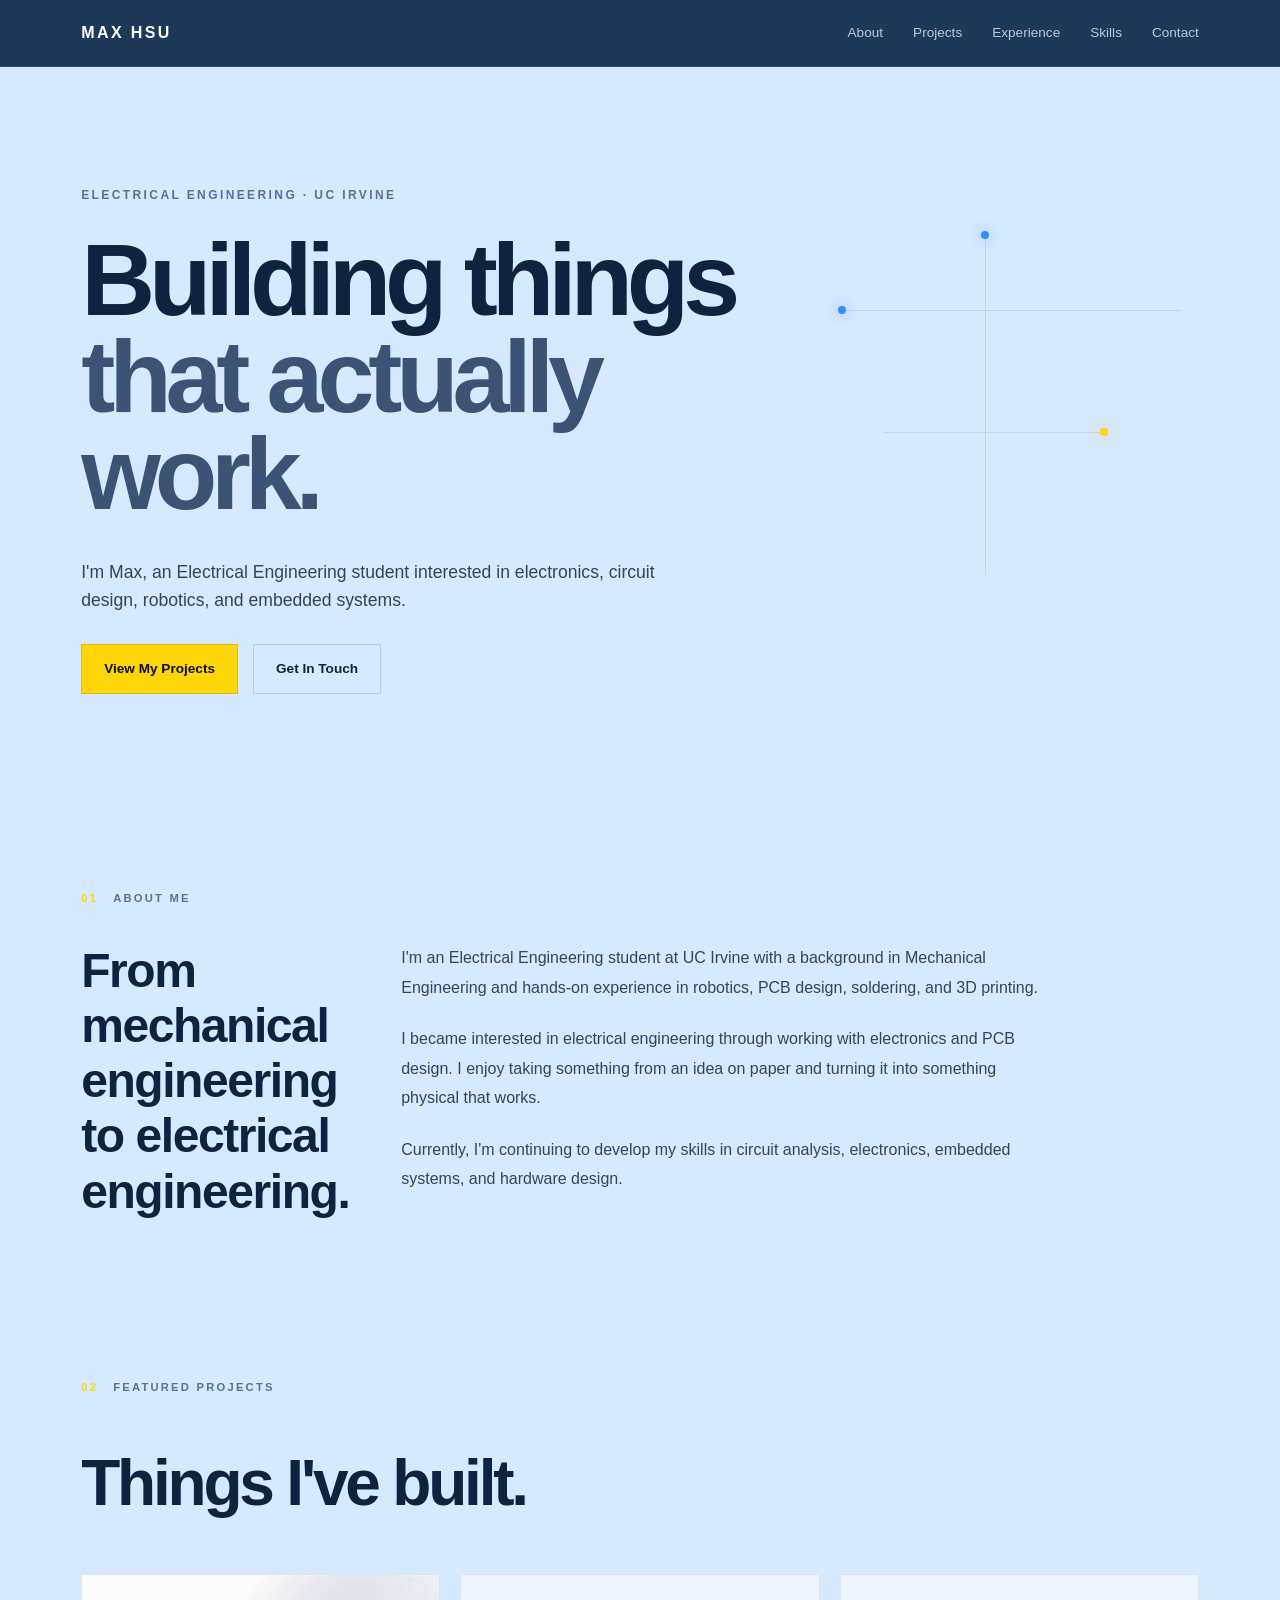
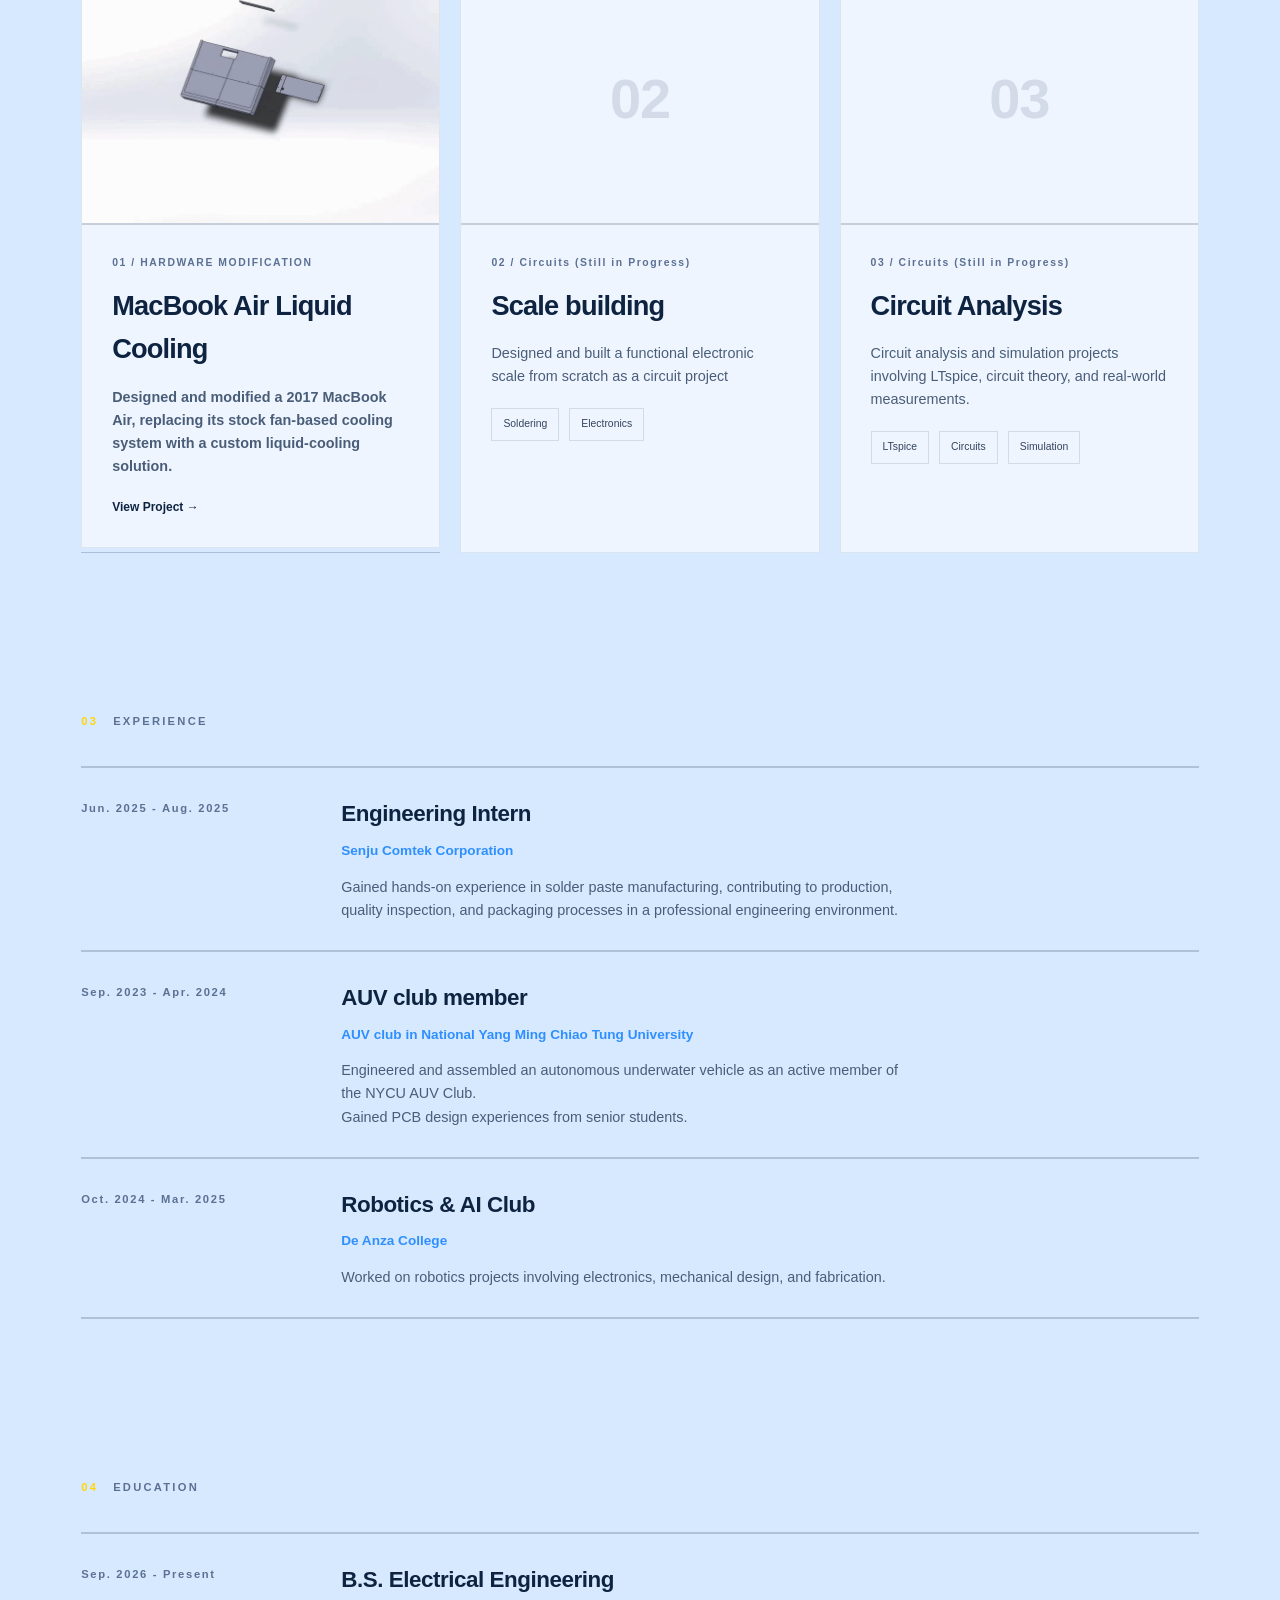
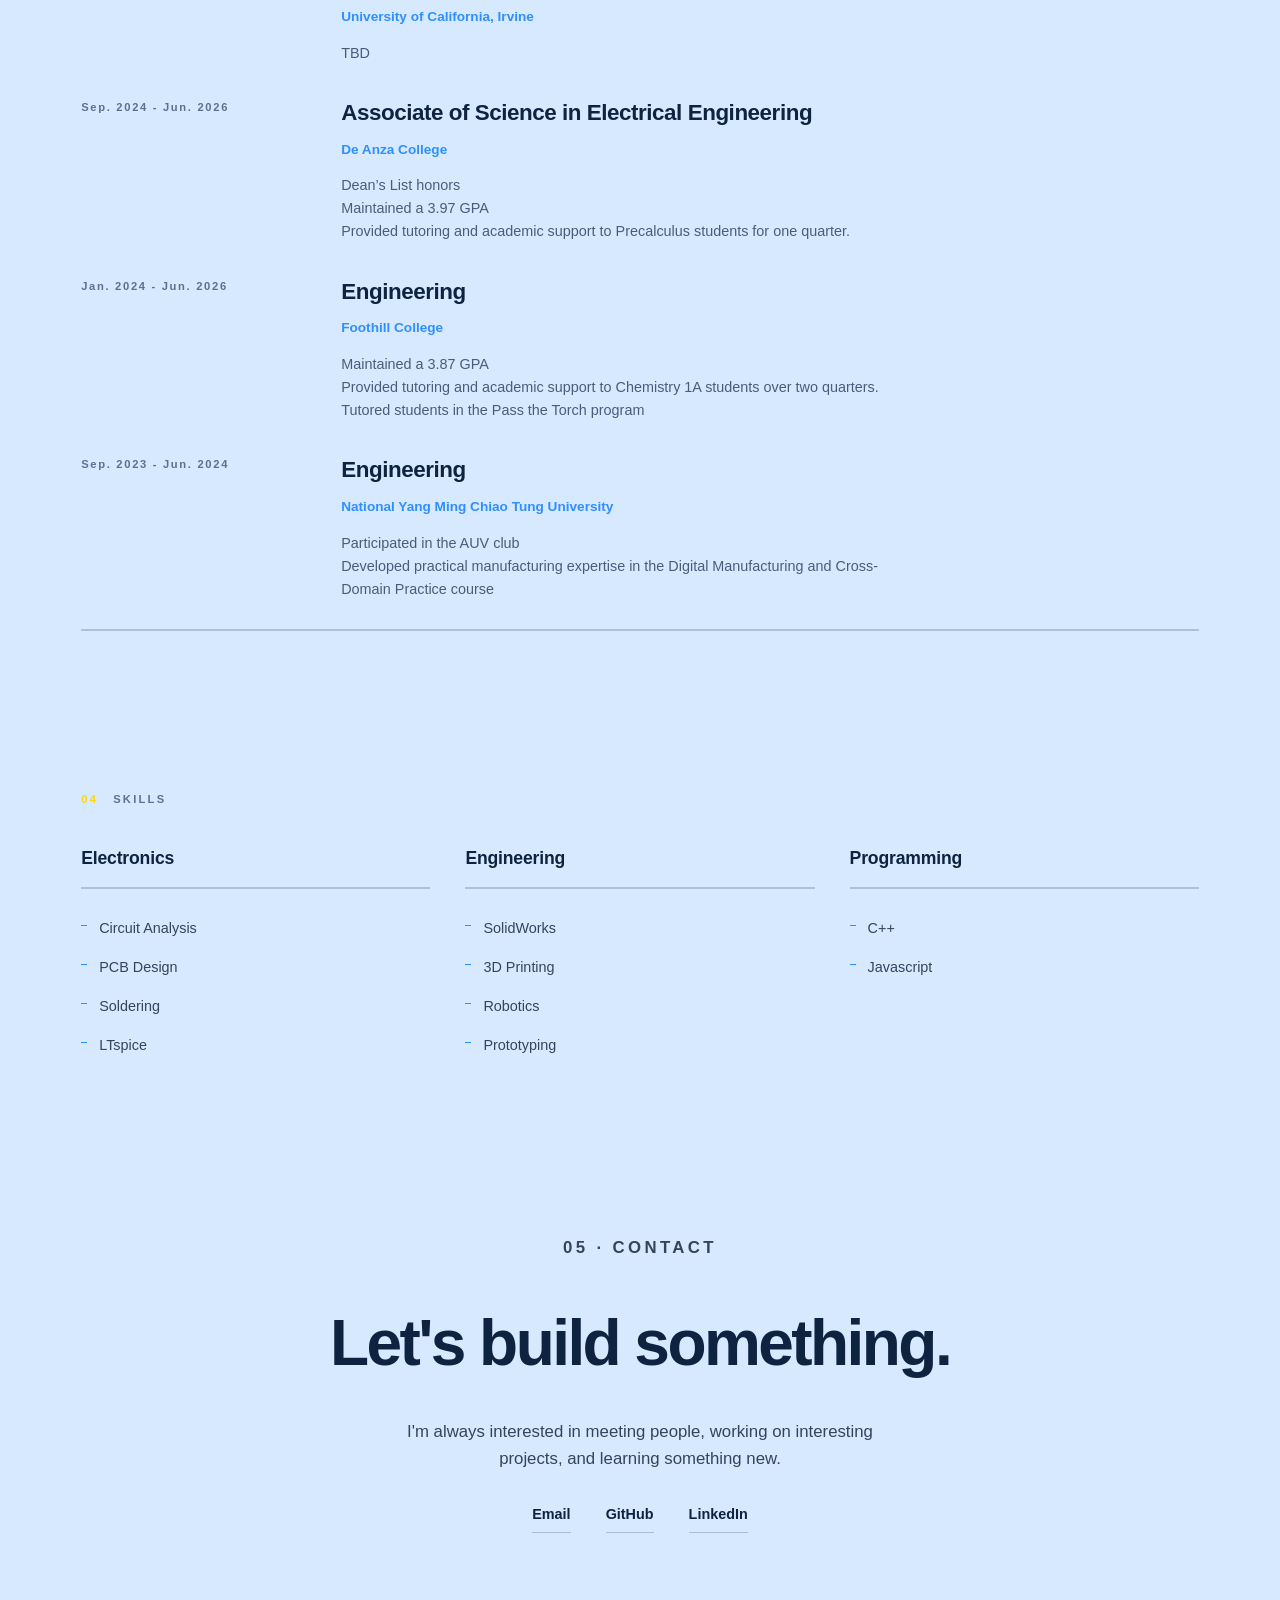
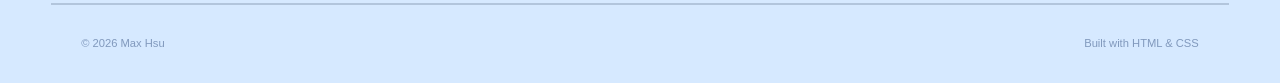
<file: index.html>
<!DOCTYPE html>
<html lang="en">
<head>
    <meta charset="UTF-8">
    <meta name="viewport" content="width=device-width, initial-scale=1.0">

    <title>Max Hsu | Electrical Engineering</title>

    <meta name="description"
          content="Max Hsu — Electrical Engineering student at UC Irvine interested in circuits, robotics, PCB design, and embedded systems.">

    <link rel="stylesheet" href="style.css">
</head>

<body>

    <!-- Navigation -->
    <nav>
        <div class="nav-container">
            <a href="#" class="logo">MAX HSU</a>

            <div class="nav-links">
                <a href="#about">About</a>
                <a href="#projects">Projects</a>
                <a href="#experience">Experience</a>
                <a href="#skills">Skills</a>
                <a href="#contact">Contact</a>
            </div>
        </div>
    </nav>


    <!-- Hero -->
    <section class="hero">

        <div class="hero-content">

            <p class="eyebrow">ELECTRICAL ENGINEERING · UC IRVINE</p>

            <h1>
                Building things<br>
                <span>that actually work.</span>
            </h1>

            <p class="hero-description">
                I'm Max, an Electrical Engineering student interested in
                electronics, circuit design, robotics, and embedded systems.
            </p>

            <div class="hero-buttons">
                <a href="#projects" class="button primary">
                    View My Projects
                </a>

                <a href="#contact" class="button secondary">
                    Get In Touch
                </a>
            </div>

        </div>

        <div class="hero-decoration">
            <div class="circuit-line line-1"></div>
            <div class="circuit-line line-2"></div>
            <div class="circuit-line line-3"></div>

            <div class="circuit-node node-1"></div>
            <div class="circuit-node node-2"></div>
            <div class="circuit-node node-3"></div>
        </div>

    </section>


    <!-- About -->
    <section id="about" class="section">

        <div class="section-label">
            <span>01</span>
            ABOUT ME
        </div>

        <div class="about-grid">

            <div>
                <h2>
                    From mechanical engineering
                    to electrical engineering.
                </h2>
            </div>

            <div class="about-text">

                <p>
                    I'm an Electrical Engineering student at UC Irvine
                    with a background in Mechanical Engineering and
                    hands-on experience in robotics, PCB design,
                    soldering, and 3D printing.
                </p>

                <p>
                    I became interested in electrical engineering through
                    working with electronics and PCB design. I enjoy
                    taking something from an idea on paper and turning
                    it into something physical that works.
                </p>

                <p>
                    Currently, I'm continuing to develop my skills in
                    circuit analysis, electronics, embedded systems,
                    and hardware design.
                </p>

            </div>

        </div>

    </section>


    <!-- Projects -->
    <section id="projects" class="section projects-section">

        <div class="section-label">
            <span>02</span>
            FEATURED PROJECTS
        </div>

        <h2 class="section-title">
            Things I've built.
        </h2>

        <div class="projects-grid">


           <!-- Project 1 -->
<a href="macbook-liquid-cooling.html" class="project-link">
<article class="project-card">

    <div class="project-image">
    <img
        src="image/Boompic.gif"
        alt="MacBook Air custom liquid cooling project"
    >
</div>

    <div class="project-content">

        <div class="project-number">
            01 / HARDWARE MODIFICATION
        </div>

       <h3>MacBook Air Liquid Cooling</h3>

<p>
    Designed and modified a 2017 MacBook Air, replacing
    its stock fan-based cooling system with a custom
    liquid-cooling solution.
</p>


    View Project →


    </div>

</article>
</a>
 <!-- Project 2 -->
<article class="project-card">

 <div class="project-image placeholder">
 <span>02</span>
</div>

<div class="project-content">

<div class="project-number">
                        02 / Circuits (Still in Progress)
</div>

                    <h3>Scale building</h3>

                    <p>
                    Designed and built a functional electronic scale from scratch as a circuit project
                    </p>

                    <div class="tags">
                        <span>Soldering</span>
                        <span>Electronics</span>
                    </div>

                </div>

            </article>


            <!-- Project 3 -->
            <article class="project-card">

                <div class="project-image placeholder">
                    <span>03</span>
                </div>

                <div class="project-content">

                    <div class="project-number">
                        03 / Circuits (Still in Progress)
                    </div>

                    <h3>Circuit Analysis</h3>

                    <p>
                        Circuit analysis and simulation projects
                        involving LTspice, circuit theory, and
                        real-world measurements.
                    </p>

                    <div class="tags">
                        <span>LTspice</span>
                        <span>Circuits</span>
                        <span>Simulation</span>
                    </div>

                </div>

            </article>

        </div>

    </section>


    <!-- Experience -->
    <section id="experience" class="section">

        <div class="section-label">
            <span>03</span>
            EXPERIENCE
        </div>

        <div class="experience-list">

            <div class="experience-item">

                <div class="experience-date">
                    Jun. 2025 - Aug. 2025
                </div>

                <div>
                    <h3>Engineering Intern</h3>
                    <p class="company">
                        Senju Comtek Corporation
                    </p>

                    <p>
                    Gained hands-on experience in solder paste manufacturing, 
                    contributing to production, quality inspection, 
                    and packaging processes in a professional engineering environment.
                    </p>
                </div>

            </div>


            <div class="experience-item">

                <div class="experience-date">
                    Sep. 2023 - Apr. 2024
                </div>

                <div>
                    <h3>AUV club member</h3>
                    <p class="company">
                        AUV club in National Yang Ming Chiao Tung University
                    </p>

                    <p> Engineered and assembled an autonomous underwater vehicle as an active member of the NYCU AUV Club. </p>
                    <p> Gained PCB design experiences from senior students. </p> 
                   
                </div>

            </div>


            <div class="experience-item">

                <div class="experience-date">
                    Oct. 2024 - Mar. 2025
                </div>

                <div>
                    <h3>Robotics & AI Club</h3>
                    <p class="company">
                        De Anza College
                    </p>

                    <p>
                        Worked on robotics projects involving
                        electronics, mechanical design, and
                        fabrication.
                    </p>
                </div>

            </div>

        </div>

    </section>

    
 <!-- Education -->
    <section id="education" class="section">
 
        <div class="section-label">
            <span>04</span>
            EDUCATION
        </div>
 
        <div class="experience-list">
 
            <div class="experience-item">

                 <!-- UCI -->
                <div class="experience-date">
                    Sep. 2026 - Present
                </div>
 
                <div>
                    <h3>B.S. Electrical Engineering</h3>
                    <p class="company">
                        University of California, Irvine
                    </p>
 
                    <p>
                        TBD
                    </p>
                </div>

                 <!-- De Anza -->
                 <div class="experience-date">
                    Sep. 2024 - Jun. 2026
                </div>
 
                <div>
                    <h3>Associate of Science in Electrical Engineering</h3>
                    <p class="company">
                        De Anza College
                    </p>
 
                        <p>Dean’s List honors</p>
                        <p>Maintained a 3.97 GPA</p>
                        <p>Provided tutoring and academic support to Precalculus students for one quarter.</p>
                </div>

                 <!-- Foothill -->
                 <div class="experience-date">
                    Jan. 2024 - Jun. 2026
                </div>
 
                <div>
                    <h3>Engineering</h3>
                    <p class="company">
                        Foothill College
                    </p>
 
                    <p> Maintained a 3.87 GPA </p>
                    <p> Provided tutoring and academic support to Chemistry 1A students over two quarters. </p>
                    <p> Tutored students in the Pass the Torch program </p>
                   
                </div>
                
                <!-- NYCU -->
                 <div class="experience-date">
                    Sep. 2023 - Jun. 2024
                </div>
 
                <div>
                    <h3>Engineering</h3>
                    <p class="company">
                        National Yang Ming Chiao Tung University
                    </p>
 
                    <p> Participated in the AUV club </p>
                    <p> Developed practical manufacturing expertise in the Digital Manufacturing and Cross-Domain Practice course </p>
                    
                </div>
 
 
            </div>
 
        </div>
 
    </section>

    <!-- Skills -->
    <section id="skills" class="section skills-section">

        <div class="section-label">
            <span>04</span>
            SKILLS
        </div>

        <div class="skills-grid">

            <div class="skill-category">
                <h3>Electronics</h3>

                <ul>
                    <li>Circuit Analysis</li>
                    <li>PCB Design</li>
                    <li>Soldering</li>
                    <li>LTspice</li>
                </ul>
            </div>


            <div class="skill-category">
                <h3>Engineering</h3>

                <ul>
                    <li>SolidWorks</li>
                    <li>3D Printing</li>
                    <li>Robotics</li>
                    <li>Prototyping</li>
                </ul>
            </div>


            <div class="skill-category">
                <h3>Programming</h3>

                <ul>
                    <li>C++</li>
                    <li>Javascript</li>
                </ul>
            </div>

        </div>

    </section>


    <!-- Contact -->
    <section id="contact" class="contact-section">

        <p class="eyebrow">05 · CONTACT</p>

        <h2>
            Let's build something.
        </h2>

        <p>
            I'm always interested in meeting people,
            working on interesting projects, and learning
            something new.
        </p>

        <div class="contact-links">

            <a href="mailto:maxh10@uci.edu">
                Email
            </a>

            <a href="https://github.com/YOUR_USERNAME"
               target="_blank">
                GitHub
            </a>

            <a href="https://www.linkedin.com/"
               target="_blank">
                LinkedIn
            </a>

        </div>

    </section>


    <!-- Footer -->
    <footer>
        <p>© 2026 Max Hsu</p>
        <p>Built with HTML & CSS</p>
    </footer>

</body>
</html>
</file>
<file: style.css>
/* =========================================================
   MAX HSU — ENGINEERING PORTFOLIO
   Global Styles
   ========================================================= */

:root {
    --blue: #2f8fff;
    --blue-glow: rgba(47, 143, 255, 0.6);
    --yellow: #ffd60a;
    --yellow-glow: rgba(255, 214, 10, 0.5);
    --page-bg: #d6e9ff;
    --panel-bg: #eef5ff;
    --ink: #0d2340;
    --slate-700: #33445c;
    --slate-600: #4a5d78;
    --slate-500: #5c7093;
    --slate-400: #8199bd;
    --slate-300: #a9bed8;
    --heading-accent: #3d5375;
    --border-rgb: 13, 35, 64;
    --nav-bg: rgba(14, 42, 77, 0.92);
}

/* ---------- Reset ---------- */

* {
    margin: 0;
    padding: 0;
    box-sizing: border-box;
}

html {
    scroll-behavior: smooth;
}

body {
    background: var(--page-bg);
    color: var(--ink);
    font-family: Arial, Helvetica, sans-serif;
    line-height: 1.6;
    overflow-x: hidden;
}

a {
    color: inherit;
    text-decoration: none;
}

img {
    max-width: 100%;
}

ul {
    list-style: none;
}

::selection {
    background: var(--blue);
    color: #ffffff;
}

/* ---------- Shared type ---------- */

.eyebrow {
    color: var(--slate-500);
    font-size: 0.75rem;
    font-weight: 700;
    letter-spacing: 0.2em;
    margin-bottom: 25px;
}

.section-label {
    display: flex;
    align-items: center;
    gap: 15px;
    color: var(--slate-500);
    font-size: 0.7rem;
    font-weight: 700;
    letter-spacing: 0.2em;
    margin-bottom: 35px;
}

.section-label span {
    color: var(--yellow);
}

.section-title {
    font-size: clamp(2.5rem, 5vw, 5rem);
    letter-spacing: -0.05em;
    margin-bottom: 40px;
}


/* =========================================================
   NAVIGATION
   ========================================================= */

nav {
    position: fixed;
    top: 0;
    left: 0;
    width: 100%;
    z-index: 1000;
    color: #ffffff;
    background: var(--nav-bg);
    backdrop-filter: blur(12px);
    border-bottom: 1px solid rgba(255, 255, 255, 0.08);
}

.nav-container {
    max-width: min(92vw, 1800px);
    margin: 0 auto;
    padding: 20px 30px;
    display: flex;
    align-items: center;
    justify-content: space-between;
}

.logo {
    font-size: 1rem;
    font-weight: 800;
    letter-spacing: 0.15em;
}

.nav-links {
    display: flex;
    gap: 30px;
}

.nav-links a {
    color: #b9c8de;
    font-size: 0.85rem;
    transition: color 0.2s ease;
}

.nav-links a:hover {
    color: var(--blue);
}


/* =========================================================
   GENERAL SECTIONS
   ========================================================= */

.section {
    max-width: min(92vw, 1800px);
    margin: 0 auto;
    padding: 80px 30px;
}


/* =========================================================
   HOMEPAGE HERO
   ========================================================= */

.hero {
    min-height: 90vh;
    max-width: min(92vw, 1800px);
    margin: 0 auto;
    padding: 130px 30px 60px;
    display: flex;
    align-items: center;
    position: relative;
    overflow: hidden;
}

.hero-content {
    max-width: 760px;
    position: relative;
    z-index: 2;
}

.hero h1 {
    font-size: clamp(3.5rem, 8vw, 7rem);
    line-height: 0.95;
    letter-spacing: -0.06em;
    margin-bottom: 35px;
}

.hero h1 span {
    color: var(--heading-accent);
}

.hero-description {
    max-width: 600px;
    color: var(--slate-700);
    font-size: 1.1rem;
    margin-bottom: 30px;
}

.hero-buttons {
    display: flex;
    gap: 15px;
    flex-wrap: wrap;
}

.button {
    display: inline-block;
    padding: 13px 22px;
    border: 1px solid rgba(var(--border-rgb), 0.15);
    font-size: 0.85rem;
    font-weight: 700;
    transition: transform 0.2s ease, background 0.2s ease, border-color 0.2s ease;
}

.button:hover {
    transform: translateY(-3px);
}

.button.primary {
    background: var(--yellow);
    color: #0b0d10;
}

.button.primary:hover {
    box-shadow: 0 0 24px var(--yellow-glow);
}

.button.secondary {
    color: var(--ink);
}

.button.secondary:hover {
    border-color: var(--blue);
    color: var(--blue);
}

/* Hero decoration — subtle circuit motif, right side, faded */

.hero-decoration {
    position: absolute;
    top: 50%;
    right: 4%;
    transform: translateY(-50%);
    width: 340px;
    height: 340px;
    z-index: 1;
    pointer-events: none;
}

.circuit-line {
    position: absolute;
    background: rgba(var(--border-rgb), 0.1);
}

.line-1 {
    top: 22%;
    left: 0;
    width: 100%;
    height: 1px;
}

.line-2 {
    top: 58%;
    left: 12%;
    width: 65%;
    height: 1px;
}

.line-3 {
    top: 0;
    left: 42%;
    width: 1px;
    height: 100%;
}

.circuit-node {
    position: absolute;
    width: 8px;
    height: 8px;
    border-radius: 50%;
    background: var(--blue);
    box-shadow: 0 0 14px var(--blue-glow);
    transform: translate(-50%, -50%);
}

.node-1 {
    top: 22%;
    left: 0;
}

.node-2 {
    top: 58%;
    left: 77%;
    background: var(--yellow);
    box-shadow: 0 0 14px var(--yellow-glow);
}

.node-3 {
    top: 0;
    left: 42%;
}


/* =========================================================
   ABOUT
   ========================================================= */

.about-grid {
    display: grid;
    grid-template-columns: 280px 1fr;
    gap: 40px;
}

.about-grid h2 {
    font-size: clamp(2rem, 4vw, 3rem);
    line-height: 1.15;
    letter-spacing: -0.03em;
}

.about-text {
    max-width: 640px;
    color: var(--slate-700);
    font-size: 1rem;
    line-height: 1.85;
}

.about-text p {
    margin-bottom: 22px;
}

.about-text p:last-child {
    margin-bottom: 0;
}


/* =========================================================
   PROJECTS
   ========================================================= */

.projects-section .section-title {
    margin-bottom: 40px;
}

.projects-grid {
    display: grid;
    grid-template-columns: repeat(3, 1fr);
    gap: 20px;
}

.project-card {
    display: block;
    background: var(--panel-bg);
    border: 1px solid rgba(var(--border-rgb), 0.08);
    overflow: hidden;
    transition: transform 0.3s ease, border-color 0.3s ease;
}

.project-card:hover {
    transform: translateY(-8px);
    border-color: var(--blue);
    box-shadow: 0 0 30px rgba(47, 143, 255, 0.15);
}

.project-card:hover .project-link {
    border-color: var(--blue);
    color: var(--blue);
    transform: translateX(4px);
}

.project-image {
    height: 250px;
    overflow: hidden;
    background: var(--panel-bg);
    border-bottom: 2px solid rgba(var(--border-rgb), 0.18);
}

.project-image img {
    width: 100%;
    height: 100%;
    object-fit: cover;
    display: block;
    transition: transform 0.5s ease;
}

.project-card:hover .project-image img {
    transform: scale(1.05);
}

.project-image.placeholder {
    display: flex;
    align-items: center;
    justify-content: center;
}

.project-image.placeholder span {
    font-size: 3.5rem;
    font-weight: 800;
    letter-spacing: -0.02em;
    color: rgba(var(--border-rgb), 0.12);
}

.project-content {
    padding: 30px;
}

.project-number {
    color: var(--slate-500);
    font-size: 0.65rem;
    font-weight: 700;
    letter-spacing: 0.15em;
    margin-bottom: 12px;
}

.project-content h3 {
    font-size: 1.7rem;
    margin-bottom: 15px;
    letter-spacing: -0.03em;
}

.project-content p {
    color: var(--slate-600);
    font-size: 0.9rem;
    margin-bottom: 20px;
}

.project-link {
    display: inline-block;
    color: var(--ink);
    font-size: 0.75rem;
    font-weight: 700;
    border-bottom: 1px solid var(--slate-300);
    padding-bottom: 4px;
    transition: border-color 0.2s ease, transform 0.2s ease;
}

.project-link:hover {
    border-color: var(--blue);
    color: var(--blue);
    transform: translateX(4px);
}


/* =========================================================
   TAGS
   ========================================================= */

.tags,
.large-tags {
    display: flex;
    flex-wrap: wrap;
    gap: 10px;
}

.tags span,
.large-tags span {
    padding: 7px 11px;
    border: 1px solid rgba(var(--border-rgb), 0.12);
    color: var(--slate-700);
    font-size: 0.65rem;
}


/* =========================================================
   EXPERIENCE
   ========================================================= */

.experience-list {
    border-top: 2px solid rgba(var(--border-rgb), 0.2);
}

.experience-item {
    display: grid;
    grid-template-columns: 230px 1fr;
    gap: 30px;
    padding: 28px 0;
    border-bottom: 2px solid rgba(var(--border-rgb), 0.2);
}

.experience-date {
    color: var(--slate-500);
    font-size: 0.7rem;
    font-weight: 700;
    letter-spacing: 0.15em;
    padding-top: 4px;
    white-space: nowrap;
}

.experience-item h3 {
    font-size: 1.4rem;
    margin-bottom: 8px;
    letter-spacing: -0.02em;
}

.company {
    color: var(--blue);
    font-size: 0.85rem;
    font-weight: 700;
    margin-bottom: 14px;
}

.experience-item p:not(.company) {
    color: var(--slate-600);
    font-size: 0.9rem;
    max-width: 560px;
}


/* =========================================================
   SKILLS
   ========================================================= */

.skills-grid {
    display: grid;
    grid-template-columns: repeat(3, 1fr);
    gap: 35px;
}

.skill-category h3 {
    font-size: 1.1rem;
    letter-spacing: -0.01em;
    margin-bottom: 20px;
    padding-bottom: 15px;
    border-bottom: 2px solid rgba(var(--border-rgb), 0.2);
}

.skill-category ul li {
    color: var(--slate-700);
    font-size: 0.9rem;
    padding: 8px 0;
    padding-left: 18px;
    position: relative;
}

.skill-category ul li::before {
    content: "";
    position: absolute;
    left: 0;
    top: 16px;
    width: 6px;
    height: 1px;
    background: var(--blue);
}


/* =========================================================
   CONTACT
   ========================================================= */

.contact-section {
    max-width: min(92vw, 1800px);
    margin: 0 auto;
    padding: 90px 30px 70px;
    text-align: center;
}

.contact-section .eyebrow {
    display: inline-block;
}

.contact-section h2 {
    font-size: clamp(2.5rem, 5vw, 4.5rem);
    letter-spacing: -0.04em;
    margin-bottom: 25px;
}

.contact-section p {
    max-width: 500px;
    margin: 0 auto 30px;
    color: var(--slate-700);
    font-size: 1.05rem;
}

.contact-links {
    display: flex;
    justify-content: center;
    gap: 35px;
    flex-wrap: wrap;
}

.contact-links a {
    font-size: 0.9rem;
    font-weight: 700;
    padding-bottom: 6px;
    border-bottom: 1px solid var(--slate-300);
    transition: border-color 0.2s ease, color 0.2s ease;
}

.contact-links a:hover {
    color: var(--yellow);
    border-color: var(--yellow);
}


/* =========================================================
   FOOTER
   ========================================================= */

footer {
    max-width: min(92vw, 1800px);
    margin: 0 auto;
    padding: 30px;
    display: flex;
    justify-content: space-between;
    color: var(--slate-400);
    font-size: 0.7rem;
    border-top: 2px solid rgba(var(--border-rgb), 0.18);
}


/* =========================================================
   PROJECT DETAIL PAGE
   ========================================================= */

.project-page {
    max-width: min(92vw, 1800px);
    margin: 0 auto;
    padding: 130px 30px 80px;
}

.project-page-header {
    display: grid;
    grid-template-columns: 1fr 300px;
    gap: 50px;
    margin-bottom: 55px;
}

.project-page-header .eyebrow {
    grid-column: 1 / -1;
    margin-bottom: -45px;
}

.project-page-header h1 {
    font-size: clamp(4rem, 8vw, 8rem);
    line-height: 0.9;
    letter-spacing: -0.065em;
}

.project-page-header h1 span {
    color: var(--heading-accent);
}

.project-intro {
    align-self: end;
    color: var(--slate-700);
    font-size: 1.05rem;
    line-height: 1.8;
}

.project-meta {
    display: grid;
    grid-template-columns: repeat(3, 1fr);
    gap: 30px;
    padding: 25px 0;
    margin-bottom: 50px;
    border-top: 2px solid rgba(var(--border-rgb), 0.2);
    border-bottom: 2px solid rgba(var(--border-rgb), 0.2);
}

.project-meta-item {
    display: flex;
    flex-direction: column;
    gap: 5px;
}

.project-meta-label {
    color: var(--slate-500);
    font-size: 0.65rem;
    font-weight: 700;
    letter-spacing: 0.15em;
}

.project-meta-value {
    color: var(--ink);
    font-size: 0.9rem;
}

.project-hero-image {
    width: 100%;
    max-width: 640px;
    margin: 0 auto 70px;
    overflow: hidden;
    background: var(--panel-bg);
    border: 1px solid rgba(var(--border-rgb), 0.08);
}

.project-hero-image img,
.project-hero-image video {
    width: 100%;
    height: auto;
    max-height: 420px;
    object-fit: contain;
    display: block;
    margin: 0 auto;
}

.project-detail-section {
    display: grid;
    grid-template-columns: 200px 1fr;
    gap: 50px;
    padding: 55px 0;
    border-top: 2px solid rgba(var(--border-rgb), 0.2);
}

.project-detail-label {
    color: var(--slate-500);
    font-size: 0.7rem;
    font-weight: 700;
    letter-spacing: 0.18em;
}

.project-detail-content {
    max-width: 760px;
    color: var(--slate-700);
    font-size: 1rem;
    line-height: 1.8;
}

.project-detail-content p {
    margin-bottom: 25px;
}

.project-detail-content h2 {
    color: var(--ink);
    font-size: clamp(2rem, 4vw, 3.5rem);
    line-height: 1.05;
    letter-spacing: -0.045em;
    margin-bottom: 30px;
}

.project-detail-content h3 {
    color: var(--ink);
    font-size: 2rem;
    letter-spacing: -0.04em;
    margin-bottom: 30px;
}

.project-back {
    max-width: min(92vw, 1800px);
    margin: 0 auto;
    padding: 0 30px;
}

.project-back a {
    display: inline-block;
    color: var(--slate-700);
    font-size: 0.85rem;
    font-weight: 700;
    transition: color 0.2s ease;
}

.project-back a:hover {
    color: var(--blue);
}


/* =========================================================
   DESIGN PROCESS
   ========================================================= */

.design-process {
    padding-top: 55px;
}

.design-intro {
    max-width: 680px;
    font-size: 1.05rem;
    line-height: 1.9;
    margin-bottom: 45px;
}

/* System diagram (shared wrapper) */

.system-diagram {
    margin-top: 55px;
    padding-top: 35px;
    border-top: 2px solid rgba(var(--border-rgb), 0.2);
}

.system-diagram h3 {
    color: var(--ink);
    font-size: 2rem;
    letter-spacing: -0.04em;
    margin-bottom: 35px;
}

.system-diagram img,
.system-diagram video {
    width: 100%;
    display: block;
    background: var(--panel-bg);
    border: 1px solid rgba(var(--border-rgb), 0.08);
}

/* Exploded view sits right under the intro paragraph, so it resets
   the spacing/border that .system-diagram normally adds. This
   compound selector has higher specificity than either class alone,
   so it wins regardless of source order. */

.system-diagram.exploded-view {
    margin-top: 0;
    padding-top: 0;
    border-top: none;
}

.exploded-view h3 {
    margin-bottom: 40px;
}

.exploded-view img,
.exploded-view video {
    padding: 20px;
}

/* System operation */

.system-operation {
    margin-top: 55px;
}

.operation-text {
    max-width: 720px;
}

.operation-text p {
    margin-bottom: 24px;
}


/* Component breakdown */

.component-breakdown {
    margin-top: 65px;
}

.component-breakdown-heading {
    padding-bottom: 30px;
}

.component-breakdown-heading h3 {
    margin-top: 10px;
    margin-bottom: 15px;
}

.component-breakdown-heading p {
    max-width: 600px;
    color: var(--slate-500);
    font-size: 0.9rem;
}

.component {
    display: grid;
    grid-template-columns: 60px 340px 1fr;
    gap: 30px;
    padding: 35px 0;
    border-top: 2px solid rgba(var(--border-rgb), 0.2);
    transition: border-color 0.3s ease;
}

.component:hover {
    border-color: var(--blue);
}

.component-number {
    color: var(--slate-400);
    font-size: 0.8rem;
    font-weight: 700;
    letter-spacing: 0.1em;
    padding-top: 5px;
}

.component-images {
    display: flex;
    flex-direction: column;
    gap: 14px;
}

.component-image {
    width: 100%;
    height: 260px;
    overflow: hidden;
    padding: 16px;
    background: var(--panel-bg);
    border: 1px solid rgba(var(--border-rgb), 0.08);
}

.component-image img,
.component-image video {
    width: 100%;
    height: 100%;
    object-fit: contain;
    display: block;
    transition: transform 0.4s ease;
}

.component:hover .component-image img {
    transform: scale(1.04);
}

.component-info {
    max-width: 500px;
}

.component-category {
    display: block;
    color: var(--slate-500);
    font-size: 0.65rem;
    font-weight: 700;
    letter-spacing: 0.15em;
    margin-bottom: 12px;
}

.component-info h3 {
    color: var(--ink);
    font-size: 2rem;
    letter-spacing: -0.04em;
    margin-bottom: 20px;
}

.component-info p {
    color: var(--slate-600);
    font-size: 0.9rem;
    line-height: 1.8;
    margin-bottom: 18px;
}

/* Design -> implementation transition */

.design-transition {
    margin-top: 65px;
    padding: 45px 0 20px;
    border-top: 2px solid rgba(var(--border-rgb), 0.22);
}

.design-transition h3 {
    max-width: 650px;
    color: var(--ink);
    font-size: clamp(2rem, 4vw, 3.5rem);
    line-height: 1.05;
    letter-spacing: -0.045em;
    margin: 15px 0 25px;
}

.design-transition p {
    max-width: 650px;
    color: var(--slate-500);
    line-height: 1.8;
    margin-bottom: 30px;
}

.transition-link {
    display: inline-block;
    color: var(--ink);
    font-size: 0.75rem;
    font-weight: 700;
    padding-bottom: 5px;
    border-bottom: 1px solid var(--slate-300);
    transition: border-color 0.2s ease, transform 0.2s ease;
}

.transition-link:hover {
    border-color: var(--yellow);
    color: var(--yellow);
    transform: translateY(3px);
}

/* Gallery (kept in case a future project page uses it) */

.project-gallery {
    display: grid;
    grid-template-columns: 1fr 1fr;
    gap: 20px;
    margin-top: 50px;
}

.project-gallery img,
.project-gallery video {
    width: 100%;
    height: 420px;
    object-fit: cover;
    display: block;
    background: var(--panel-bg);
    border: 1px solid rgba(var(--border-rgb), 0.08);
}


/* =========================================================
   IMPLEMENTATION STEPS
   ========================================================= */

.impl-steps {
    margin-top: 20px;
}

.impl-step {
    display: grid;
    grid-template-columns: 90px 1fr 300px;
    gap: 40px;
    align-items: center;
    padding: 40px 0;
    border-top: 2px solid rgba(var(--border-rgb), 0.2);
}

.impl-step:first-child {
    border-top: none;
    padding-top: 10px;
}

.impl-step-number {
    color: var(--yellow);
    font-size: 1.8rem;
    font-weight: 800;
    letter-spacing: -0.02em;
}

.impl-step-number span {
    display: block;
    color: var(--slate-500);
    font-size: 0.6rem;
    font-weight: 700;
    letter-spacing: 0.2em;
    margin-bottom: 6px;
}

.impl-step-text h3 {
    color: var(--ink);
    font-size: 1.3rem;
    letter-spacing: -0.02em;
    margin-bottom: 10px;
}

.impl-step-text p {
    color: var(--slate-700);
    font-size: 0.95rem;
    line-height: 1.7;
}

.impl-step-image {
    width: 100%;
    height: 190px;
    overflow: hidden;
    padding: 14px;
    background: var(--panel-bg);
    border: 1px solid rgba(var(--border-rgb), 0.08);
}

.impl-step-image img,
.impl-step-image video {
    width: 100%;
    height: 100%;
    object-fit: contain;
    display: block;
}


/* =========================================================
   PHOTO CAROUSEL
   ========================================================= */

.photo-carousel {
    position: relative;
    max-width: 700px;
    margin-top: 20px;
}

.carousel-track {
    position: relative;
    width: 100%;
    height: 420px;
    overflow: hidden;
    background: var(--panel-bg);
    border: 1px solid rgba(var(--border-rgb), 0.08);
}

.carousel-slide {
    position: absolute;
    inset: 0;
    width: 100%;
    height: 100%;
    object-fit: contain;
    padding: 20px;
    opacity: 0;
    visibility: hidden;
    transition: opacity 0.35s ease;
}

.carousel-slide.active {
    opacity: 1;
    visibility: visible;
}

.carousel-arrow {
    position: absolute;
    top: 50%;
    z-index: 2;
    transform: translateY(-50%);
    width: 44px;
    height: 44px;
    border-radius: 50%;
    border: 1px solid rgba(var(--border-rgb), 0.15);
    background: var(--panel-bg);
    color: var(--ink);
    font-size: 1.5rem;
    line-height: 1;
    cursor: pointer;
    display: flex;
    align-items: center;
    justify-content: center;
    transition: border-color 0.2s ease, color 0.2s ease;
}

.carousel-arrow:hover {
    border-color: var(--blue);
    color: var(--blue);
}

.carousel-prev {
    left: 14px;
}

.carousel-next {
    right: 14px;
}

.carousel-dots {
    display: flex;
    justify-content: center;
    gap: 8px;
    margin-top: 16px;
}

.carousel-dot {
    width: 8px;
    height: 8px;
    padding: 0;
    border: none;
    border-radius: 50%;
    background: rgba(var(--border-rgb), 0.25);
    cursor: pointer;
    transition: background 0.2s ease;
}

.carousel-dot.active {
    background: var(--yellow);
}


/* =========================================================
   TABLET
   ========================================================= */

@media (max-width: 900px) {

    .projects-grid {
        grid-template-columns: 1fr 1fr;
    }

    .about-grid {
        grid-template-columns: 1fr;
        gap: 25px;
    }

    .experience-item {
        grid-template-columns: 1fr;
        gap: 12px;
    }

    .skills-grid {
        grid-template-columns: 1fr 1fr;
        gap: 40px 30px;
    }

    .hero-decoration {
        display: none;
    }

    .project-page-header {
        grid-template-columns: 1fr;
    }

    .project-page-header .eyebrow {
        margin-bottom: 0;
    }

    .project-meta {
        grid-template-columns: 1fr 1fr;
    }

    .project-detail-section {
        grid-template-columns: 1fr;
        gap: 25px;
    }

    .component {
        grid-template-columns: 40px 260px 1fr;
        gap: 20px;
    }

    .impl-step {
        grid-template-columns: 60px 1fr 200px;
        gap: 25px;
    }

}


/* =========================================================
   MOBILE
   ========================================================= */

@media (max-width: 650px) {

    .nav-container {
        padding: 18px 20px;
    }

    .nav-links {
        display: none;
    }

    /* Homepage */

    .hero {
        padding: 110px 20px 50px;
    }

    .hero h1 {
        font-size: 3.5rem;
    }

    .section {
        padding: 60px 20px;
    }

    .projects-grid {
        grid-template-columns: 1fr;
    }

    .skills-grid {
        grid-template-columns: 1fr;
        gap: 35px;
    }

    .contact-section {
        padding: 70px 20px 60px;
    }

    .contact-links {
        gap: 20px;
    }

    /* Project page */

    .project-page {
        padding: 110px 20px 60px;
    }

    .project-page-header h1 {
        font-size: 4rem;
    }

    .project-meta {
        grid-template-columns: 1fr;
    }

    .project-hero-image {
        margin-bottom: 45px;
    }

    .project-detail-section {
        padding: 40px 0;
    }

    /* Exploded GIF */

    .exploded-view img {
        padding: 10px;
    }

    /* Components */

    .component {
        grid-template-columns: 1fr;
        gap: 20px;
        padding: 40px 0;
    }

    .component-number {
        order: 1;
    }

    .component-image {
        order: 2;
        height: auto;
    }

    .component-info {
        order: 3;
    }

    .component-info h3 {
        font-size: 1.7rem;
    }

    /* Implementation steps */

    .impl-step {
        grid-template-columns: 1fr;
        gap: 16px;
        padding: 30px 0;
    }

    .impl-step-number {
        order: 1;
    }

    .impl-step-image {
        order: 2;
        height: auto;
    }

    .impl-step-text {
        order: 3;
    }

    /* Gallery */

    .project-gallery {
        grid-template-columns: 1fr;
    }

    .project-gallery img {
        height: auto;
    }

    .carousel-track {
        height: 260px;
    }

    .carousel-arrow {
        width: 36px;
        height: 36px;
        font-size: 1.2rem;
    }

    /* Transition */

    .design-transition {
        margin-top: 45px;
        padding-top: 35px;
    }

    /* Footer */

    footer {
        padding: 25px 20px;
        flex-direction: column;
        gap: 10px;
    }

}
</file>
